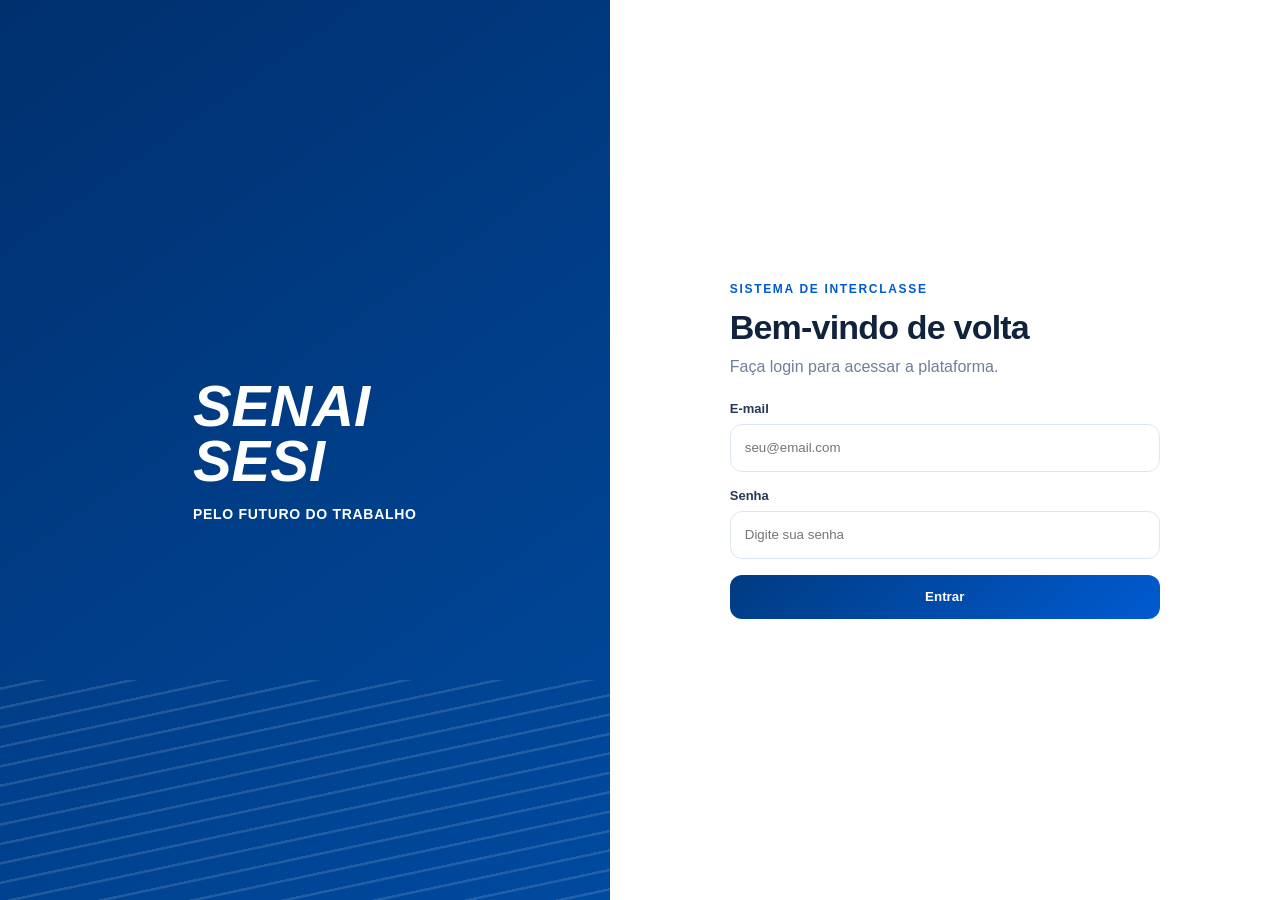
<file: interclasse/interclasse/target/classes/static/index.html>
<!DOCTYPE html>
<html lang="pt-BR">
<head>
    <meta charset="UTF-8">
    <meta name="viewport" content="width=device-width, initial-scale=1.0">
    <title>Login | Interclasse SENAI SESI</title>
    <link rel="stylesheet" href="style.css">
</head>

<body class="login-page">

<main class="login-shell">

    <section class="brand-panel">
        <div class="brand-content">
            <div class="brand-lines">
                SENAI<br>
                <span>SESI</span>
            </div>
            <p>PELO FUTURO DO TRABALHO</p>
        </div>

        <div class="line-art"></div>
    </section>

    <section class="login-panel">
        <div class="login-card animate-in">

            <p class="eyebrow">Sistema de Interclasse</p>

            <h1>Bem-vindo de volta</h1>

            <p class="muted">
                Faça login para acessar a plataforma.
            </p>

            <form class="form-grid" onsubmit="login(); return false;">

                <label>
                    E-mail
                    <input id="user" type="email" placeholder="seu@email.com" required>
                </label>

                <label>
                    Senha
                    <input id="pass" type="password" placeholder="Digite sua senha" required>
                </label>

                <button class="btn primary full" type="submit">
                    Entrar
                </button>

            </form>

        </div>
    </section>

</main>

<div id="toast" class="toast"></div>

<script src="script.js"></script>

</body>
</html>
</file>
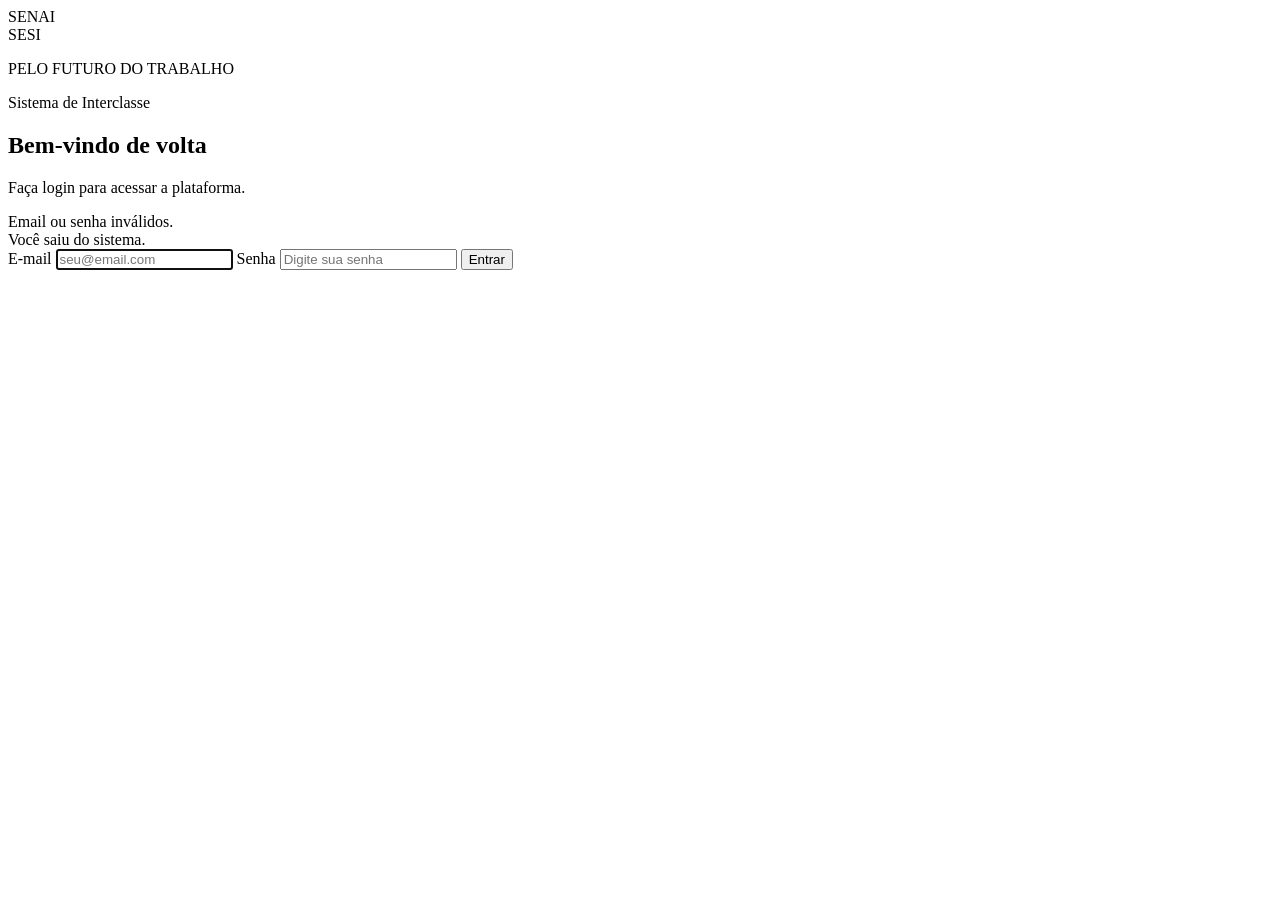
<file: interclasse/src/main/resources/templates/index.html>
<!DOCTYPE html>
<html lang="pt-BR" xmlns:th="http://www.thymeleaf.org">
<head>
    <meta charset="UTF-8">
    <meta name="viewport" content="width=device-width, initial-scale=1.0">
    <title>Login | Interclasse SENAI SESI</title>
    <link rel="stylesheet" th:href="@{/css/style.css}">
</head>

<body class="login-page">

<main class="login-shell">

    <section class="brand-panel">
        <div class="brand-content">
            <div class="brand-lines">
                SENAI<br>
                <span>SESI</span>
            </div>

            <p>PELO FUTURO DO TRABALHO</p>
        </div>

        <div class="line-art"></div>
    </section>

    <section class="login-panel">

        <div class="login-card animate-in">

            <p class="eyebrow">Sistema de Interclasse</p>

            <h1>Bem-vindo de volta</h1>

            <p class="muted">
                Faça login para acessar a plataforma.
            </p>

            <div th:if="${param.erro}" class="alert error">
                Email ou senha inválidos.
            </div>

            <div th:if="${param.logout}" class="alert success">
                Você saiu do sistema.
            </div>

            <form method="post" th:action="@{/login}" class="form-grid">

                <label>
                    E-mail
                    <input
                            type="email"
                            name="username"
                            placeholder="seu@email.com"
                            required
                            autofocus
                    >
                </label>

                <label>
                    Senha
                    <input
                            type="password"
                            name="password"
                            placeholder="Digite sua senha"
                            required
                    >
                </label>

                <button class="btn primary full" type="submit">
                    Entrar
                </button>

            </form>

        </div>

    </section>

</main>

<div id="toast" class="toast"></div>

</body>
</html>
</file>
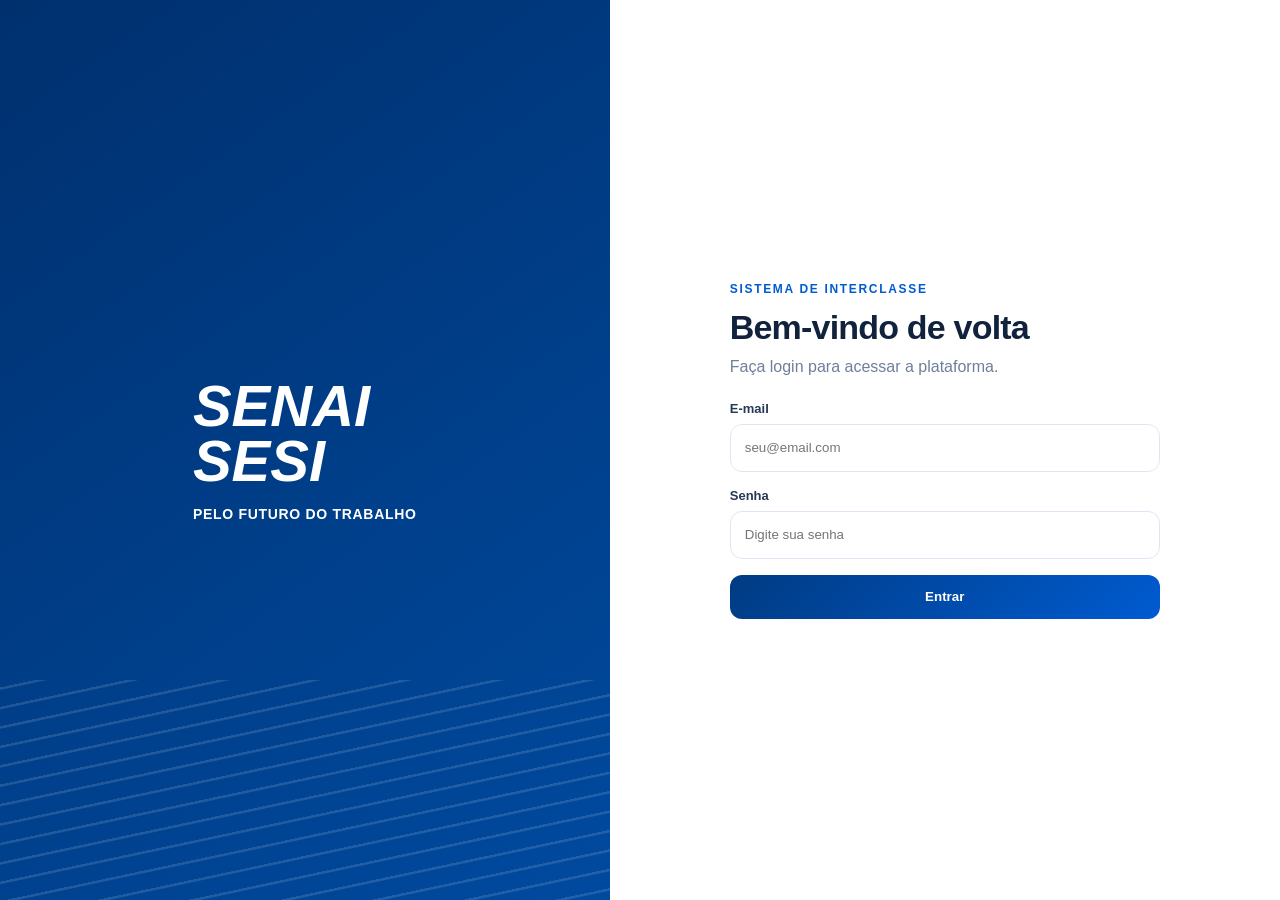
<file: interclasse/interclasse/target/classes/static/admin.html>
<!DOCTYPE html>
<html lang="pt-BR">
<head>
    <meta charset="UTF-8">
    <meta name="viewport" content="width=device-width, initial-scale=1.0">
    <title>Admin | Interclasse SENAI SESI</title>
    <link rel="stylesheet" href="style.css">
</head>

<body onload="initAdmin()">

<div class="app-layout">

    <aside class="sidebar">
        <div class="sidebar-logo">
            SENAI<br>
            <span>SESI</span>
        </div>

        <nav>
            <a class="active" href="admin.html">◈ Admin</a>
        </nav>

        <button class="logout-link" onclick="logout()">↳ Sair</button>
    </aside>

    <main class="main-content">

        <header class="topbar">
            <button class="menu-btn" onclick="toggleSidebar()">☰</button>

            <div>
                <strong>Administrador</strong>
                <span id="adminEmail">superadmin@admin.com</span>
            </div>

            <div class="avatar">A</div>
        </header>

        <section class="page-head animate-in">
            <p class="eyebrow">Painel Administrativo</p>
            <h1>Administração do Interclasse</h1>
            <p class="muted">
                Crie usuários, gerencie times, jogadores e simule eventos por modalidade e categoria.
            </p>
        </section>

        <section class="stats-grid animate-in delay-1">

            <article class="stat-card">
                <span>Usuários</span>
                <strong id="statUsuarios">0</strong>
                <i>👤</i>
            </article>

            <article class="stat-card">
                <span>Times</span>
                <strong id="statTimesAdmin">0</strong>
                <i>⚑</i>
            </article>

            <article class="stat-card">
                <span>Jogadores</span>
                <strong id="statJogadoresAdmin">0</strong>
                <i>☷</i>
            </article>

            <article class="stat-card">
                <span>Banidos</span>
                <strong id="statBanidos">0</strong>
                <i>🚫</i>
            </article>

        </section>

        <section class="content-grid admin-grid">

            <article class="panel animate-in delay-2">
                <div class="panel-head">
                    <div>
                        <h2>Criar usuário</h2>
                        <p>Usuários criados aqui acessam o dashboard do aluno.</p>
                    </div>
                </div>

                <div class="form-grid single">
                    <label>
                        Nome
                        <input id="novoNomeUsuario" type="text" placeholder="Nome do aluno">
                    </label>

                    <label>
                        E-mail
                        <input id="novoEmailUsuario" type="email" placeholder="aluno@email.com">
                    </label>

                    <label>
                        Senha
                        <input id="novaSenhaUsuario" type="password" placeholder="Senha">
                    </label>
                </div>

                <div class="actions">
                    <button class="btn primary" onclick="criarUsuario()">Criar usuário</button>
                </div>
            </article>

            <article class="panel animate-in delay-3">
                <div class="panel-head">
                    <div>
                        <h2>Simular evento</h2>
                        <p>Puxa os times por modalidade e categoria e gera confrontos.</p>
                    </div>
                </div>

                <div class="form-grid">
                    <label>
                        Modalidade
                        <select id="simModalidade">
                            <option value="">Selecione</option>
                            <option>Futebol</option>
                            <option>Vôlei</option>
                            <option>Basquete</option>
                        </select>
                    </label>

                    <label>
                        Categoria
                        <select id="simCategoria">
                            <option value="">Selecione</option>
                            <option>Masculino</option>
                            <option>Feminino</option>
                        </select>
                    </label>
                </div>

                <div class="actions">
                    <button class="btn primary" onclick="simularEvento()">Simular evento</button>
                </div>

                <div id="resultadoSimulacao" class="simulation-box"></div>
            </article>

        </section>

        <section class="panel animate-in delay-2">
            <div class="panel-head">
                <div>
                    <h2>Usuários cadastrados</h2>
                    <p>Banir ou desbanir usuários para criação de time.</p>
                </div>
            </div>

            <div id="listaUsuarios" class="admin-list"></div>
        </section>

        <section class="panel animate-in delay-3">
            <div class="panel-head">
                <div>
                    <h2>Times cadastrados</h2>
                    <p>Editar times, adicionar jogadores, excluir jogadores e deletar times.</p>
                </div>
            </div>

            <div id="adminTimes" class="admin-list"></div>
        </section>

    </main>

</div>

<div id="toast" class="toast"></div>

<script src="script.js"></script>

</body>
</html>
</file>
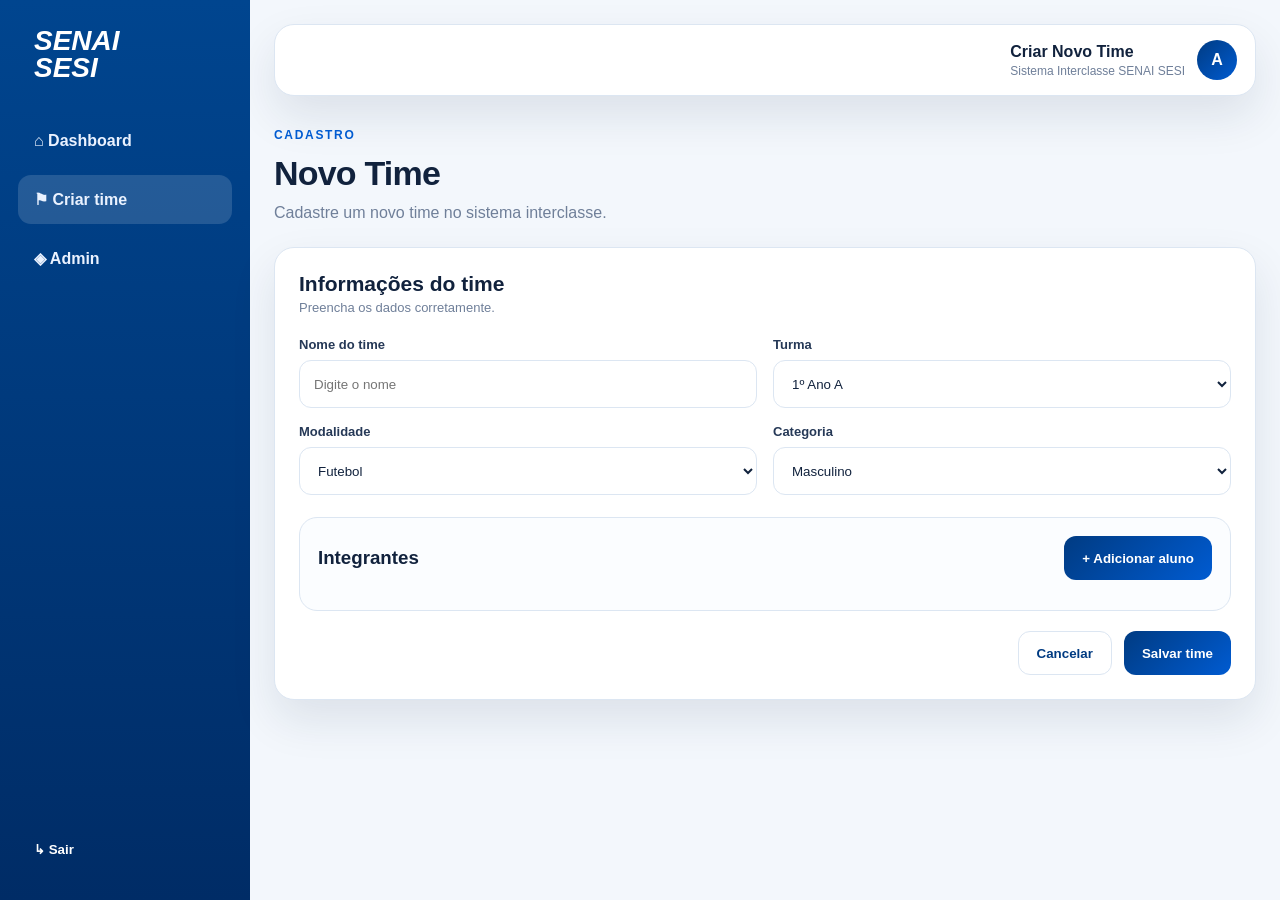
<file: interclasse/interclasse/target/classes/static/criarTime.html>
<!DOCTYPE html>
<html lang="pt-BR">
<head>
    <meta charset="UTF-8">
    <meta name="viewport" content="width=device-width, initial-scale=1.0">
    <title>Criar Time | Interclasse</title>
    <link rel="stylesheet" href="style.css">
</head>
<body>
<div class="app-layout">

    <aside class="sidebar">
        <div class="sidebar-logo">
            SENAI<br><span>SESI</span>
        </div>

        <nav>
            <a href="dashboard.html">⌂ Dashboard</a>
            <a class="active" href="criar-time.html">⚑ Criar time</a>
            <a href="admin.html">◈ Admin</a>
        </nav>

        <button class="logout-link" onclick="logout()">↳ Sair</button>
    </aside>

    <main class="main-content">

        <header class="topbar">
            <button class="menu-btn" onclick="toggleSidebar()">☰</button>

            <div>
                <strong>Criar Novo Time</strong>
                <span>Sistema Interclasse SENAI SESI</span>
            </div>

            <div class="avatar">A</div>
        </header>

        <section class="page-head">
            <p class="eyebrow">Cadastro</p>
            <h1>Novo Time</h1>
            <p class="muted">
                Cadastre um novo time no sistema interclasse.
            </p>
        </section>

        <section class="panel animate-in">

            <div class="panel-head">
                <div>
                    <h2>Informações do time</h2>
                    <p>Preencha os dados corretamente.</p>
                </div>
            </div>

            <div class="form-grid">

                <label>
                    Nome do time
                    <input type="text" id="nomeTime" placeholder="Digite o nome">
                </label>

                <label>
                    Turma
                    <select id="turma">
                        <option>1º Ano A</option>
                        <option>1º Ano B</option>
                        <option>1º Ano C</option>
                        <option>2º Ano A</option>
                        <option>2º Ano B</option>
                        <option>2º Ano C</option>
                        <option>3º Ano A</option>
                        <option>3º Ano B</option>
                        <option>3º Ano C</option>
                    </select>
                </label>

                <label>
                    Modalidade
                    <select id="modalidade">
                        <option>Futebol</option>
                        <option>Vôlei</option>
                        <option>Basquete</option>
                    </select>
                </label>

                <label>
                    Categoria
                    <select id="categoria">
                        <option>Masculino</option>
                        <option>Feminino</option>
                    </select>
                </label>

            </div>

            <div class="players-box">

                <div class="players-head">
                    <h3>Integrantes</h3>

                    <button class="btn primary" onclick="addAluno()">
                        + Adicionar aluno
                    </button>
                </div>

                <div id="alunos"></div>

            </div>

            <div class="actions">
                <button class="btn ghost" onclick="window.location='dashboard.html'">
                    Cancelar
                </button>

                <button class="btn primary" onclick="criarTime()">
                    Salvar time
                </button>
            </div>

        </section>

    </main>

</div>

<div id="toast" class="toast"></div>

<script src="script.js"></script>
</body>
</html>
</file>
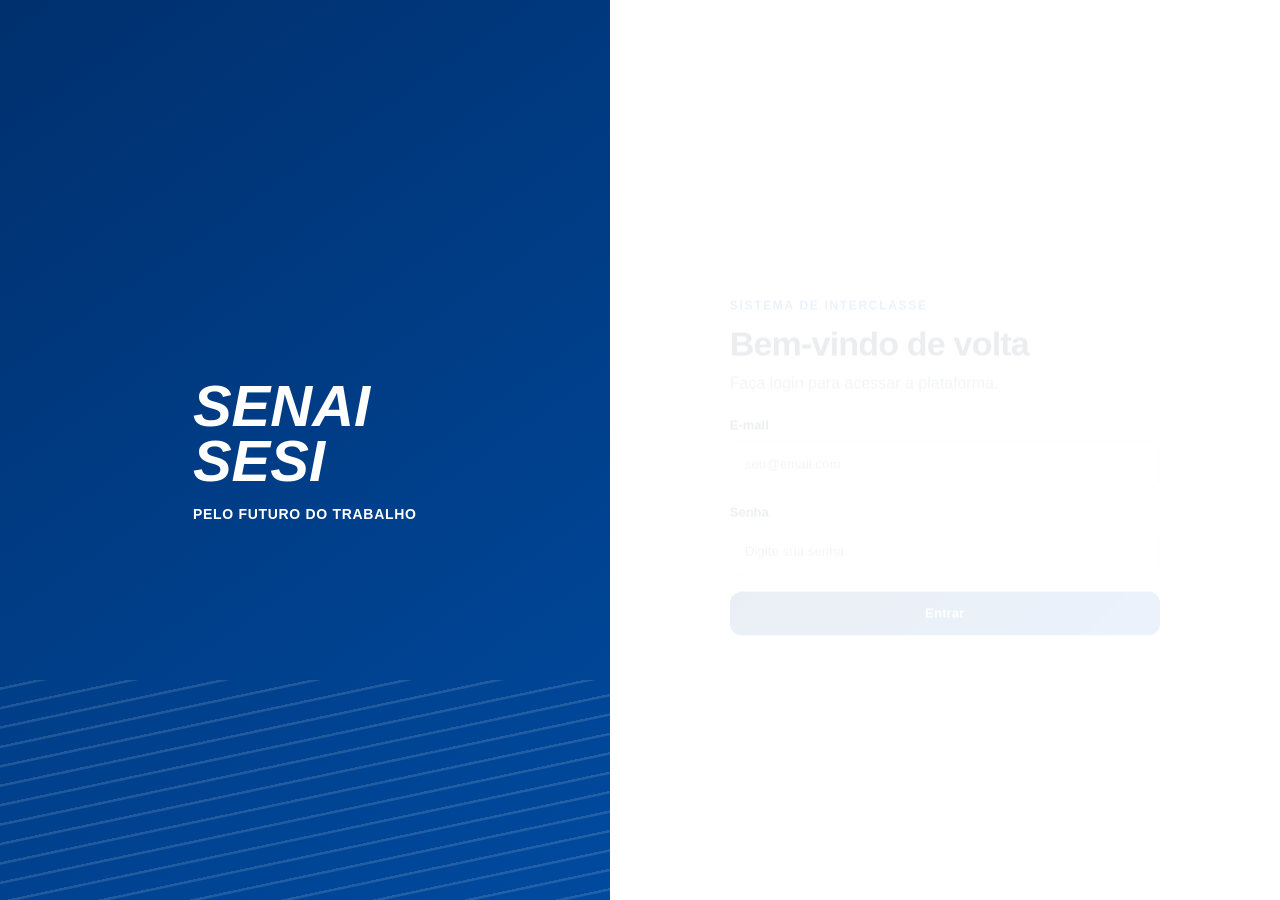
<file: interclasse/interclasse/target/classes/static/dashboard.html>
<!DOCTYPE html>
<html lang="pt-BR">
<head>
    <meta charset="UTF-8">
    <meta name="viewport" content="width=device-width, initial-scale=1.0">
    <title>Dashboard | Interclasse SENAI SESI</title>
    <link rel="stylesheet" href="style.css">
</head>

<body onload="initDashboard()">

<div class="app-layout">

    <aside class="sidebar">

        <div class="sidebar-logo">
            SENAI<br>
            <span>SESI</span>
        </div>

        <nav>
            <a class="active" href="dashboard.html">⌂ Dashboard</a>
        </nav>

        <button class="logout-link" onclick="logout()">↳ Sair</button>

    </aside>

    <main class="main-content">

        <header class="topbar">

            <button class="menu-btn" onclick="toggleSidebar()">☰</button>

            <div>
                <strong id="topUser">Aluno</strong>
                <span id="topEmail">usuario@email.com</span>
            </div>

            <div class="avatar">U</div>

        </header>

        <section class="page-head animate-in">
            <p class="eyebrow">SENAI SESI</p>
            <h1>Dashboard do Aluno</h1>
            <p class="muted">
                Crie seu time, visualize os times cadastrados e acompanhe o interclasse.
            </p>
        </section>

        <section class="stats-grid animate-in delay-1">

            <article class="stat-card">
                <span>Times cadastrados</span>
                <strong id="statTimes">0</strong>
                <i>⚑</i>
            </article>

            <article class="stat-card">
                <span>Alunos cadastrados</span>
                <strong id="statAlunos">0</strong>
                <i>☷</i>
            </article>

            <article class="stat-card">
                <span>Modalidades</span>
                <strong>3</strong>
                <i>🏆</i>
            </article>

            <article class="stat-card">
                <span>Meu time</span>
                <strong id="statMeuTime">0</strong>
                <i>★</i>
            </article>

        </section>

        <section class="content-grid">

            <article class="panel animate-in delay-2">

                <div class="panel-head">
                    <div>
                        <h2>Criar meu time</h2>
                        <p>Cada usuário pode criar apenas um time.</p>
                    </div>
                </div>

                <div class="form-grid">

                    <label>
                        Nome do time
                        <input id="nomeTime" type="text" placeholder="Digite o nome do time">
                    </label>

                    <label>
                        Turma
                        <select id="turma">
                            <option value="">Selecione</option>
                            <option>1º Ano A</option>
                            <option>1º Ano B</option>
                            <option>1º Ano C</option>
                            <option>2º Ano A</option>
                            <option>2º Ano B</option>
                            <option>2º Ano C</option>
                            <option>3º Ano A</option>
                            <option>3º Ano B</option>
                            <option>3º Ano C</option>
                        </select>
                    </label>

                    <label>
                        Modalidade
                        <select id="modalidade">
                            <option value="">Selecione</option>
                            <option>Futebol</option>
                            <option>Vôlei</option>
                            <option>Basquete</option>
                        </select>
                    </label>

                    <label>
                        Categoria
                        <select id="categoria">
                            <option value="">Selecione</option>
                            <option>Masculino</option>
                            <option>Feminino</option>
                        </select>
                    </label>

                </div>

                <div class="players-box">

                    <div class="players-head">
                        <h3>Integrantes</h3>
                        <button class="btn primary" onclick="addAluno()">+ Adicionar aluno</button>
                    </div>

                    <div id="alunos"></div>

                </div>

                <div class="actions">
                    <button class="btn primary" onclick="criarTime()">Salvar time</button>
                </div>

            </article>

            <article class="panel animate-in delay-3">

                <div class="panel-head">
                    <div>
                        <h2>Times cadastrados</h2>
                        <p>Lista geral dos times do interclasse.</p>
                    </div>
                </div>

                <div id="times" class="team-list"></div>

            </article>

        </section>

    </main>

</div>

<div id="toast" class="toast"></div>

<script src="script.js"></script>

</body>
</html>
</file>
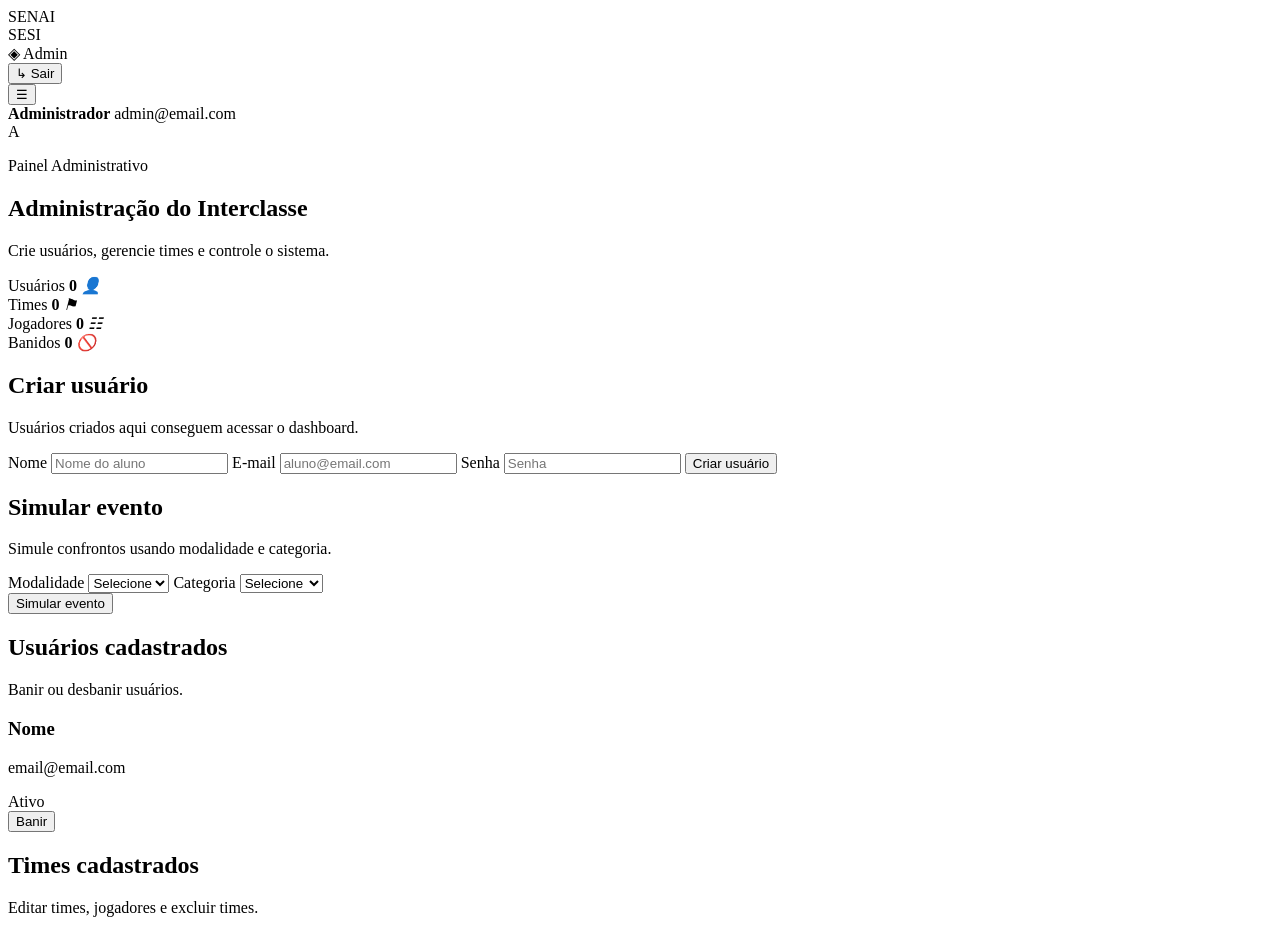
<file: interclasse/src/main/resources/templates/admin.html>
<!DOCTYPE html>
<html lang="pt-BR"
      xmlns:th="http://www.thymeleaf.org"
      xmlns:sec="http://www.thymeleaf.org/extras/spring-security">
<head>
    <meta charset="UTF-8">
    <meta name="viewport" content="width=device-width, initial-scale=1.0">

    <title>Admin | Interclasse SENAI SESI</title>

    <link rel="stylesheet" th:href="@{/css/style.css}">
</head>

<body>

<div class="app-layout">

    <aside class="sidebar">

        <div class="sidebar-logo">
            SENAI<br>
            <span>SESI</span>
        </div>

        <nav>
            <a class="active" th:href="@{/admin}">
                ◈ Admin
            </a>
        </nav>

        <form method="post" th:action="@{/logout}">
            <button class="logout-link" type="submit">
                ↳ Sair
            </button>
        </form>

    </aside>

    <main class="main-content">

        <header class="topbar">

            <button class="menu-btn" onclick="toggleSidebar()">
                ☰
            </button>

            <div>
                <strong>Administrador</strong>
                <span sec:authentication="name">admin@email.com</span>
            </div>

            <div class="avatar">A</div>

        </header>

        <section class="page-head animate-in">

            <p class="eyebrow">Painel Administrativo</p>

            <h1>Administração do Interclasse</h1>

            <p class="muted">
                Crie usuários, gerencie times e controle o sistema.
            </p>

        </section>

        <section class="stats-grid animate-in delay-1">

            <article class="stat-card">
                <span>Usuários</span>
                <strong id="statUsuarios">0</strong>
                <i>👤</i>
            </article>

            <article class="stat-card">
                <span>Times</span>
                <strong id="statTimesAdmin">0</strong>
                <i>⚑</i>
            </article>

            <article class="stat-card">
                <span>Jogadores</span>
                <strong id="statJogadoresAdmin">0</strong>
                <i>☷</i>
            </article>

            <article class="stat-card">
                <span>Banidos</span>
                <strong id="statBanidos">0</strong>
                <i>🚫</i>
            </article>

        </section>

        <section class="content-grid admin-grid">

            <article class="panel animate-in delay-2">

                <div class="panel-head">
                    <div>
                        <h2>Criar usuário</h2>
                        <p>
                            Usuários criados aqui conseguem acessar o dashboard.
                        </p>
                    </div>
                </div>

                <form method="post" th:action="@{/admin/usuarios}" class="form-grid single">

                    <label>
                        Nome
                        <input
                                type="text"
                                name="nome"
                                placeholder="Nome do aluno"
                                required
                        >
                    </label>

                    <label>
                        E-mail
                        <input
                                type="email"
                                name="email"
                                placeholder="aluno@email.com"
                                required
                        >
                    </label>

                    <label>
                        Senha
                        <input
                                type="password"
                                name="senha"
                                placeholder="Senha"
                                required
                        >
                    </label>

                    <button class="btn primary full" type="submit">
                        Criar usuário
                    </button>

                </form>

            </article>

            <article class="panel animate-in delay-3">

                <div class="panel-head">
                    <div>
                        <h2>Simular evento</h2>
                        <p>
                            Simule confrontos usando modalidade e categoria.
                        </p>
                    </div>
                </div>

                <div class="form-grid">

                    <label>
                        Modalidade
                        <select id="simModalidade">
                            <option value="">Selecione</option>
                            <option>Futebol</option>
                            <option>Vôlei</option>
                            <option>Basquete</option>
                        </select>
                    </label>

                    <label>
                        Categoria
                        <select id="simCategoria">
                            <option value="">Selecione</option>
                            <option>Masculino</option>
                            <option>Feminino</option>
                        </select>
                    </label>

                </div>

                <div class="actions">
                    <button class="btn primary" onclick="simularEvento()">
                        Simular evento
                    </button>
                </div>

                <div id="resultadoSimulacao" class="simulation-box"></div>

            </article>

        </section>

        <section class="panel animate-in delay-2">

            <div class="panel-head">
                <div>
                    <h2>Usuários cadastrados</h2>
                    <p>
                        Banir ou desbanir usuários.
                    </p>
                </div>
            </div>

            <div class="admin-list">

                <div class="user-card" th:each="usuario : ${usuarios}">

                    <div class="user-top">

                        <div>
                            <h3 th:text="${usuario.nome}">Nome</h3>
                            <p th:text="${usuario.email}">email@email.com</p>
                        </div>

                        <span
                                class="badge"
                                th:classappend="${usuario.banido} ? ' status-ban' : ' status-ok'"
                                th:text="${usuario.banido} ? 'Banido' : 'Ativo'">
              Ativo
            </span>

                    </div>

                    <div class="admin-actions">

                        <form
                                method="post"
                                th:action="@{/admin/usuarios/{id}/banir(id=${usuario.id})}"
                        >
                            <button
                                    class="btn warning"
                                    type="submit"
                                    th:text="${usuario.banido} ? 'Desbanir' : 'Banir'">
                                Banir
                            </button>
                        </form>

                    </div>

                </div>

            </div>

        </section>

        <section class="panel animate-in delay-3">

            <div class="panel-head">
                <div>
                    <h2>Times cadastrados</h2>
                    <p>
                        Editar times, jogadores e excluir times.
                    </p>
                </div>
            </div>

            <div id="adminTimes" class="admin-list"></div>

        </section>

    </main>

</div>

<div id="toast" class="toast"></div>

<script th:src="@{/js/script.js}"></script>

</body>
</html>
</file>
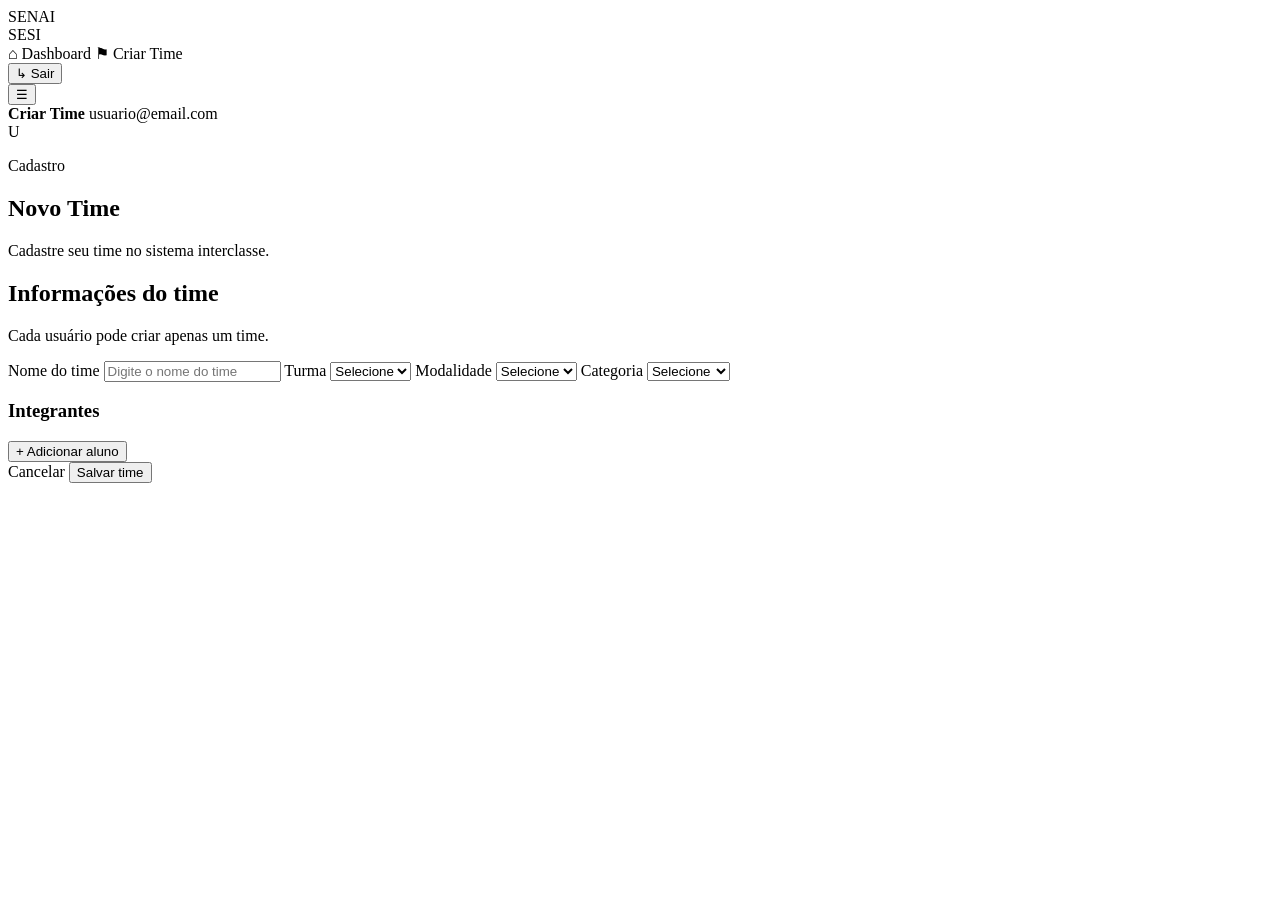
<file: interclasse/src/main/resources/templates/criarTime.html>
<!DOCTYPE html>
<html lang="pt-BR"
      xmlns:th="http://www.thymeleaf.org"
      xmlns:sec="http://www.thymeleaf.org/extras/spring-security">
<head>
    <meta charset="UTF-8">
    <meta name="viewport" content="width=device-width, initial-scale=1.0">

    <title>Criar Time | Interclasse SENAI SESI</title>

    <link rel="stylesheet" th:href="@{/css/style.css}">
</head>

<body>

<input type="hidden" id="usuarioLogado" th:value="${#authentication.name}">

<div class="app-layout">

    <aside class="sidebar">

        <div class="sidebar-logo">
            SENAI<br>
            <span>SESI</span>
        </div>

        <nav>
            <a th:href="@{/dashboard}">
                ⌂ Dashboard
            </a>

            <a class="active" th:href="@{/criarTime}">
                ⚑ Criar Time
            </a>
        </nav>

        <form method="post" th:action="@{/logout}">
            <button class="logout-link" type="submit">
                ↳ Sair
            </button>
        </form>

    </aside>

    <main class="main-content">

        <header class="topbar">

            <button class="menu-btn" onclick="toggleSidebar()">
                ☰
            </button>

            <div>
                <strong>Criar Time</strong>
                <span sec:authentication="name">usuario@email.com</span>
            </div>

            <div class="avatar">U</div>

        </header>

        <section class="page-head animate-in">

            <p class="eyebrow">Cadastro</p>

            <h1>Novo Time</h1>

            <p class="muted">
                Cadastre seu time no sistema interclasse.
            </p>

        </section>

        <section class="panel animate-in delay-1">

            <div class="panel-head">
                <div>
                    <h2>Informações do time</h2>
                    <p>
                        Cada usuário pode criar apenas um time.
                    </p>
                </div>
            </div>

            <div class="form-grid">

                <label>
                    Nome do time
                    <input
                            id="nomeTime"
                            type="text"
                            placeholder="Digite o nome do time"
                    >
                </label>

                <label>
                    Turma
                    <select id="turma">
                        <option value="">Selecione</option>
                        <option>1º Ano A</option>
                        <option>1º Ano B</option>
                        <option>1º Ano C</option>
                        <option>2º Ano A</option>
                        <option>2º Ano B</option>
                        <option>2º Ano C</option>
                        <option>3º Ano A</option>
                        <option>3º Ano B</option>
                        <option>3º Ano C</option>
                    </select>
                </label>

                <label>
                    Modalidade
                    <select id="modalidade">
                        <option value="">Selecione</option>
                        <option>Futebol</option>
                        <option>Vôlei</option>
                        <option>Basquete</option>
                    </select>
                </label>

                <label>
                    Categoria
                    <select id="categoria">
                        <option value="">Selecione</option>
                        <option>Masculino</option>
                        <option>Feminino</option>
                    </select>
                </label>

            </div>

            <div class="players-box">

                <div class="players-head">
                    <h3>Integrantes</h3>

                    <button class="btn primary" onclick="addAluno()">
                        + Adicionar aluno
                    </button>
                </div>

                <div id="alunos"></div>

            </div>

            <div class="actions">

                <a class="btn ghost" th:href="@{/dashboard}">
                    Cancelar
                </a>

                <button class="btn primary" onclick="criarTime()">
                    Salvar time
                </button>

            </div>

        </section>

    </main>

</div>

<div id="toast" class="toast"></div>

<script th:src="@{/js/script.js}"></script>

</body>
</html>
</file>
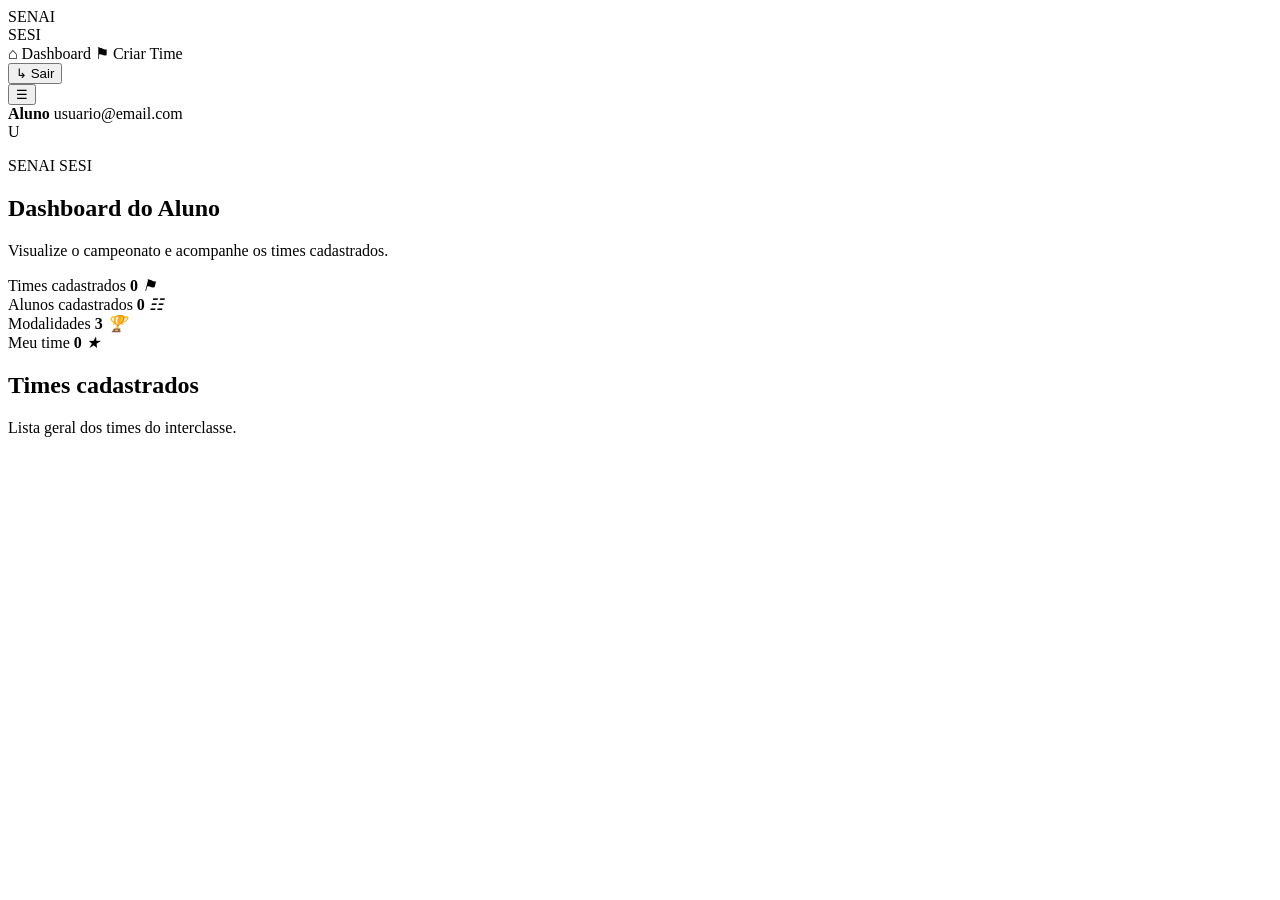
<file: interclasse/src/main/resources/templates/dashboard.html>
<!DOCTYPE html>
<html lang="pt-BR"
      xmlns:th="http://www.thymeleaf.org"
      xmlns:sec="http://www.thymeleaf.org/extras/spring-security">
<head>
    <meta charset="UTF-8">
    <meta name="viewport" content="width=device-width, initial-scale=1.0">

    <title>Dashboard | Interclasse SENAI SESI</title>

    <link rel="stylesheet" th:href="@{/css/style.css}">
</head>

<body>

<div class="app-layout">

    <aside class="sidebar">

        <div class="sidebar-logo">
            SENAI<br>
            <span>SESI</span>
        </div>

        <nav>
            <a class="active" th:href="@{/dashboard}">
                ⌂ Dashboard
            </a>

            <a th:href="@{/criarTime}">
                ⚑ Criar Time
            </a>
        </nav>

        <form method="post" th:action="@{/logout}">
            <button class="logout-link" type="submit">
                ↳ Sair
            </button>
        </form>

    </aside>

    <main class="main-content">

        <header class="topbar">

            <button class="menu-btn" onclick="toggleSidebar()">
                ☰
            </button>

            <div>
                <strong>Aluno</strong>
                <span sec:authentication="name">usuario@email.com</span>
            </div>

            <div class="avatar">U</div>

        </header>

        <section class="page-head animate-in">

            <p class="eyebrow">SENAI SESI</p>

            <h1>Dashboard do Aluno</h1>

            <p class="muted">
                Visualize o campeonato e acompanhe os times cadastrados.
            </p>

        </section>

        <section class="stats-grid animate-in delay-1">

            <article class="stat-card">
                <span>Times cadastrados</span>
                <strong id="statTimes">0</strong>
                <i>⚑</i>
            </article>

            <article class="stat-card">
                <span>Alunos cadastrados</span>
                <strong id="statAlunos">0</strong>
                <i>☷</i>
            </article>

            <article class="stat-card">
                <span>Modalidades</span>
                <strong>3</strong>
                <i>🏆</i>
            </article>

            <article class="stat-card">
                <span>Meu time</span>
                <strong id="statMeuTime">0</strong>
                <i>★</i>
            </article>

        </section>

        <section class="panel animate-in delay-2">

            <div class="panel-head">
                <div>
                    <h2>Times cadastrados</h2>
                    <p>
                        Lista geral dos times do interclasse.
                    </p>
                </div>
            </div>

            <div id="times" class="team-list"></div>

        </section>

    </main>

</div>

<div id="toast" class="toast"></div>

<script th:src="@{/js/script.js}"></script>

</body>
</html>
</file>
<file: interclasse/interclasse/target/classes/static/style.css>
:root{
  --blue:#003b82;
  --blue2:#005bd1;
  --dark:#10223d;
  --bg:#f3f7fc;
  --card:#ffffff;
  --text:#11223d;
  --muted:#6f7f99;
  --line:#dce6f2;
  --success:#16a34a;
  --danger:#dc2626;
  --warning:#d97706;
  --shadow:0 20px 45px rgba(15,35,70,.10);
}

*{
  margin:0;
  padding:0;
  box-sizing:border-box;
  font-family:Inter,Segoe UI,Arial,sans-serif;
}

body{
  min-height:100vh;
  background:var(--bg);
  color:var(--text);
}

a{
  text-decoration:none;
  color:inherit;
}

.login-page{
  background:#fff;
}

.login-shell{
  min-height:100vh;
  display:grid;
  grid-template-columns:1fr 1.1fr;
}

.brand-panel{
  position:relative;
  overflow:hidden;
  background:linear-gradient(145deg,#00306e,#004a9f);
  color:#fff;
  display:flex;
  align-items:center;
  justify-content:center;
}

.brand-lines{
  font-size:58px;
  font-weight:900;
  font-style:italic;
  line-height:.95;
}

.brand-content p{
  margin-top:18px;
  font-weight:900;
  font-size:14px;
  letter-spacing:.7px;
}

.line-art{
  position:absolute;
  bottom:-40px;
  left:0;
  width:120%;
  height:260px;
  background:repeating-linear-gradient(
    -12deg,
    transparent 0,
    transparent 16px,
    rgba(255,255,255,.13) 17px,
    rgba(255,255,255,.13) 19px
  );
}

.login-panel{
  display:flex;
  align-items:center;
  justify-content:center;
  padding:40px;
}

.login-card{
  width:100%;
  max-width:430px;
}

.eyebrow{
  color:var(--blue2);
  font-size:12px;
  font-weight:900;
  text-transform:uppercase;
  letter-spacing:.14em;
  margin-bottom:12px;
}

h1{
  font-size:34px;
  letter-spacing:-.8px;
  margin-bottom:8px;
}

.muted{
  color:var(--muted);
  line-height:1.5;
}

.form-grid{
  margin-top:22px;
  display:grid;
  grid-template-columns:1fr 1fr;
  gap:16px;
}

.form-grid.single{
  grid-template-columns:1fr;
}

.login-card .form-grid{
  grid-template-columns:1fr;
}

label{
  font-size:13px;
  color:#263957;
  font-weight:800;
}

input,
select{
  margin-top:8px;
  width:100%;
  height:48px;
  border:1px solid var(--line);
  border-radius:12px;
  padding:0 14px;
  outline:none;
  background:#fff;
  color:var(--text);
  transition:.2s;
}

input:focus,
select:focus{
  border-color:var(--blue2);
  box-shadow:0 0 0 4px rgba(0,91,209,.12);
}

.btn{
  min-height:44px;
  border:0;
  border-radius:12px;
  padding:0 18px;
  font-weight:900;
  cursor:pointer;
  transition:.2s;
}

.btn:hover{
  transform:translateY(-1px);
}

.primary{
  background:linear-gradient(135deg,var(--blue),var(--blue2));
  color:#fff;
}

.ghost{
  background:#fff;
  border:1px solid var(--line);
  color:var(--blue);
}

.danger{
  background:#fee2e2;
  color:var(--danger);
}

.warning{
  background:#fff7ed;
  color:var(--warning);
}

.success-btn{
  background:#dcfce7;
  color:#15803d;
}

.full{
  width:100%;
}

.app-layout{
  min-height:100vh;
  display:grid;
  grid-template-columns:250px 1fr;
}

.sidebar{
  position:sticky;
  top:0;
  height:100vh;
  padding:28px 18px;
  background:linear-gradient(180deg,#00458f,#002c66);
  color:#fff;
  display:flex;
  flex-direction:column;
}

.sidebar-logo{
  font-size:28px;
  font-weight:900;
  font-style:italic;
  line-height:.95;
  margin:0 0 36px 16px;
}

.sidebar nav{
  display:grid;
  gap:10px;
}

.sidebar a{
  padding:15px 16px;
  border-radius:13px;
  color:#eaf2ff;
  font-weight:900;
  transition:.2s;
}

.sidebar a:hover,
.sidebar a.active{
  background:rgba(255,255,255,.14);
}

.logout-link{
  margin-top:auto;
  border:0;
  background:transparent;
  color:#fff;
  text-align:left;
  padding:15px 16px;
  cursor:pointer;
  font-weight:900;
}

.main-content{
  padding:24px;
}

.topbar{
  height:72px;
  background:#fff;
  border:1px solid var(--line);
  border-radius:20px;
  padding:0 18px;
  display:flex;
  justify-content:flex-end;
  align-items:center;
  gap:12px;
  box-shadow:var(--shadow);
}

.topbar span{
  display:block;
  color:var(--muted);
  font-size:12px;
  margin-top:3px;
}

.menu-btn{
  margin-right:auto;
  border:0;
  background:#fff;
  font-size:22px;
  cursor:pointer;
  display:none;
}

.avatar{
  width:40px;
  height:40px;
  border-radius:50%;
  background:linear-gradient(135deg,var(--blue),var(--blue2));
  color:#fff;
  display:grid;
  place-items:center;
  font-weight:900;
}

.page-head{
  margin:32px 0 22px;
}

.stats-grid{
  display:grid;
  grid-template-columns:repeat(4,1fr);
  gap:18px;
}

.stat-card{
  position:relative;
  background:#fff;
  border:1px solid var(--line);
  border-radius:20px;
  padding:24px;
  box-shadow:var(--shadow);
}

.stat-card span{
  color:var(--muted);
  font-size:13px;
}

.stat-card strong{
  display:block;
  margin-top:14px;
  font-size:31px;
}

.stat-card i{
  position:absolute;
  right:20px;
  top:22px;
  width:45px;
  height:45px;
  border-radius:13px;
  background:#eef5ff;
  display:grid;
  place-items:center;
  font-style:normal;
}

.content-grid{
  margin-top:18px;
  display:grid;
  grid-template-columns:.85fr 1.15fr;
  gap:18px;
}

.admin-grid{
  grid-template-columns:1fr 1fr;
}

.panel{
  background:#fff;
  border:1px solid var(--line);
  border-radius:20px;
  padding:24px;
  box-shadow:var(--shadow);
  margin-bottom:18px;
}

.panel-head{
  display:flex;
  justify-content:space-between;
  align-items:center;
  gap:12px;
  margin-bottom:18px;
}

.panel-head h2{
  font-size:21px;
}

.panel-head p{
  color:var(--muted);
  font-size:13px;
  margin-top:4px;
}

.badge{
  padding:7px 11px;
  border-radius:999px;
  font-size:12px;
  font-weight:900;
}

.success{
  background:#dcfce7;
  color:#15803d;
}

.players-box{
  margin-top:22px;
  border:1px solid var(--line);
  border-radius:18px;
  padding:18px;
  background:#fbfdff;
}

.players-head{
  display:flex;
  align-items:center;
  justify-content:space-between;
  gap:12px;
  margin-bottom:12px;
}

#alunos,
.admin-list,
.team-list{
  display:grid;
  gap:12px;
}

.player-row{
  display:grid;
  grid-template-columns:1fr auto;
  gap:10px;
  align-items:center;
}

.team-card,
.admin-card,
.user-card,
.sim-card{
  border:1px solid var(--line);
  border-radius:16px;
  padding:16px;
  background:#fbfdff;
}

.team-card h3,
.admin-card h3,
.user-card h3{
  margin-bottom:10px;
}

.team-meta{
  display:flex;
  gap:8px;
  flex-wrap:wrap;
  margin:10px 0;
}

.team-meta span{
  background:#eef5ff;
  color:#164f9c;
  border-radius:999px;
  padding:6px 10px;
  font-size:12px;
  font-weight:900;
}

.actions{
  display:flex;
  justify-content:flex-end;
  gap:12px;
  margin-top:20px;
  flex-wrap:wrap;
}

.admin-actions{
  display:flex;
  gap:10px;
  flex-wrap:wrap;
  margin-top:14px;
}

.user-top{
  display:flex;
  justify-content:space-between;
  gap:12px;
  align-items:flex-start;
}

.status-ok{
  background:#dcfce7;
  color:#15803d;
}

.status-ban{
  background:#fee2e2;
  color:#dc2626;
}

.simulation-box{
  display:grid;
  gap:12px;
  margin-top:18px;
}

.sim-card strong{
  display:block;
  margin-bottom:6px;
}

.toast{
  position:fixed;
  right:22px;
  bottom:22px;
  background:#10233f;
  color:#fff;
  padding:14px 18px;
  border-radius:14px;
  opacity:0;
  pointer-events:none;
  transform:translateY(12px);
  transition:.25s;
  z-index:99;
}

.toast.show{
  opacity:1;
  transform:translateY(0);
}

.animate-in{
  animation:fadeUp .55s ease both;
}

.delay-1{animation-delay:.08s}
.delay-2{animation-delay:.16s}
.delay-3{animation-delay:.24s}

@keyframes fadeUp{
  from{
    opacity:0;
    transform:translateY(18px);
  }
  to{
    opacity:1;
    transform:translateY(0);
  }
}

@media(max-width:900px){
  .login-shell{
    grid-template-columns:1fr;
  }

  .brand-panel{
    display:none;
  }

  .app-layout{
    grid-template-columns:1fr;
  }

  .sidebar{
    position:fixed;
    z-index:50;
    width:250px;
    transform:translateX(-100%);
    transition:.25s;
  }

  .sidebar.open{
    transform:translateX(0);
  }

  .menu-btn{
    display:block;
  }

  .stats-grid,
  .content-grid,
  .admin-grid,
  .form-grid{
    grid-template-columns:1fr;
  }
}
</file>
